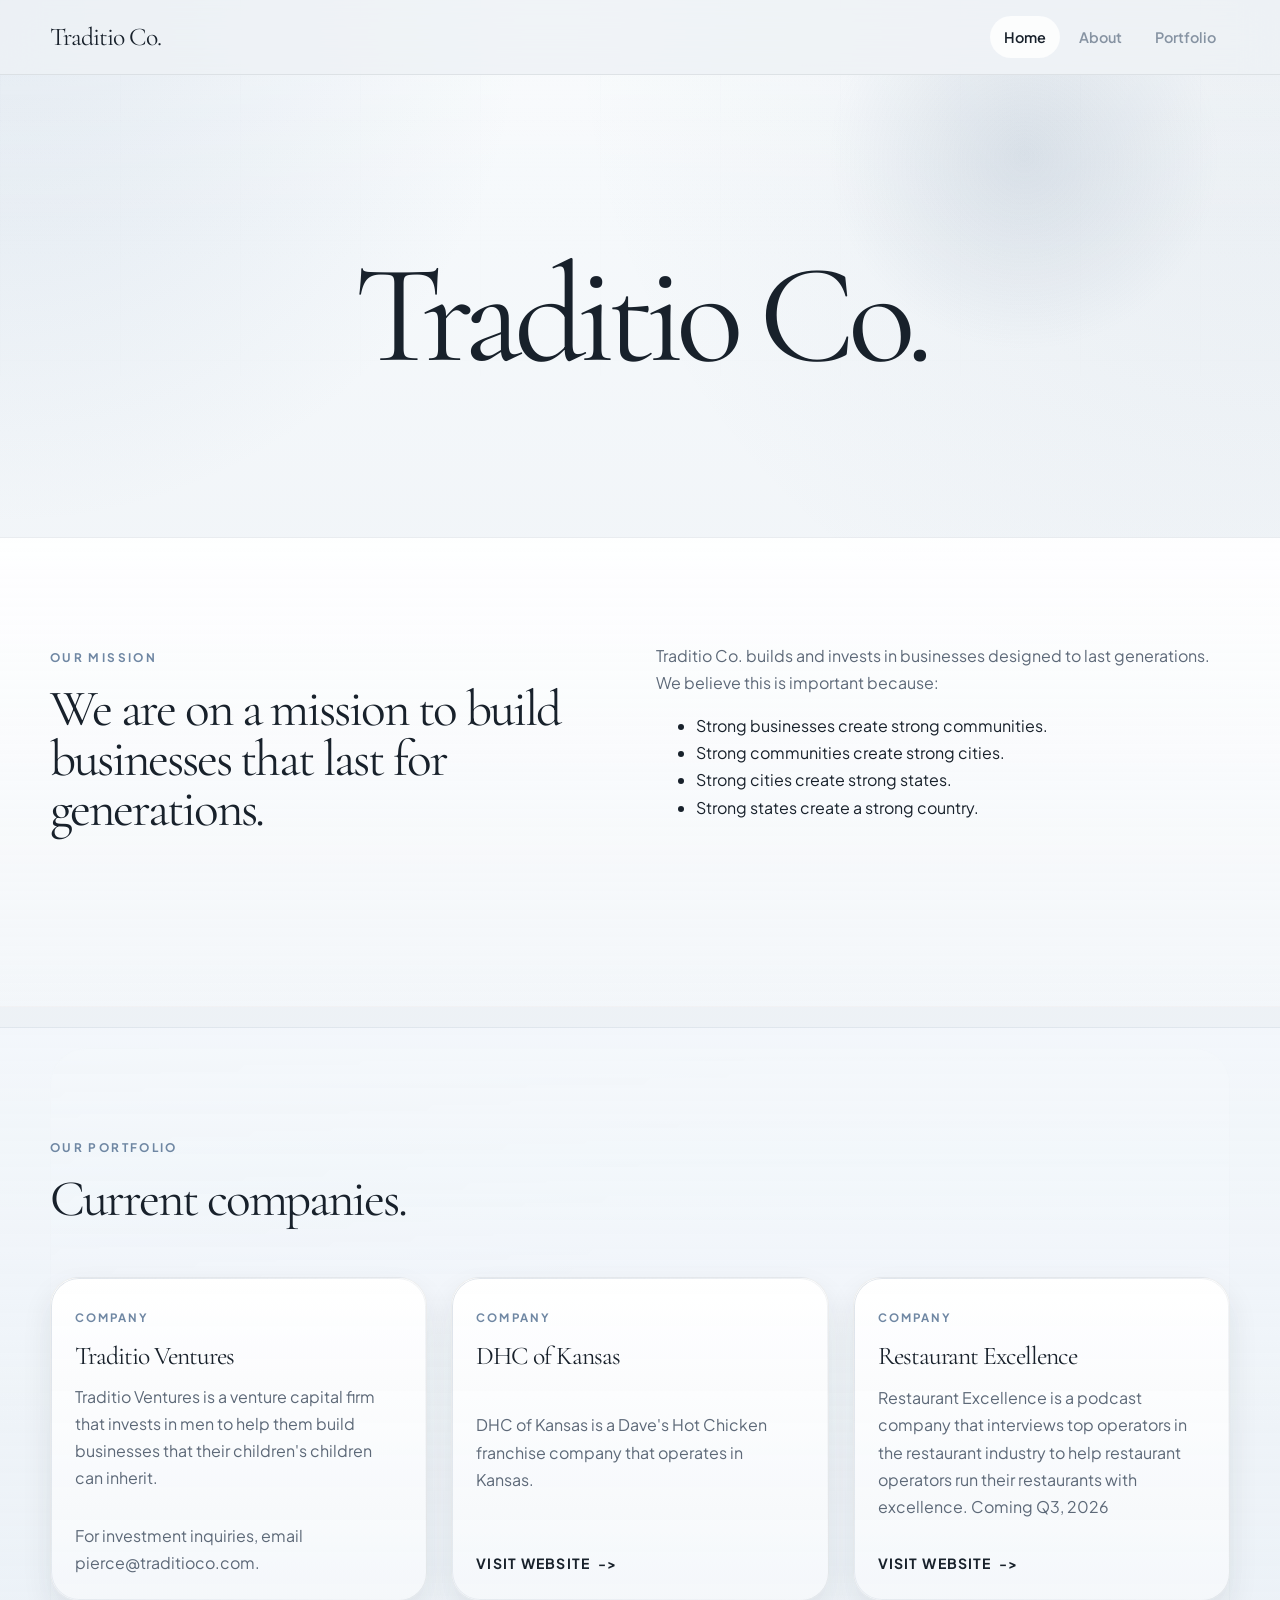
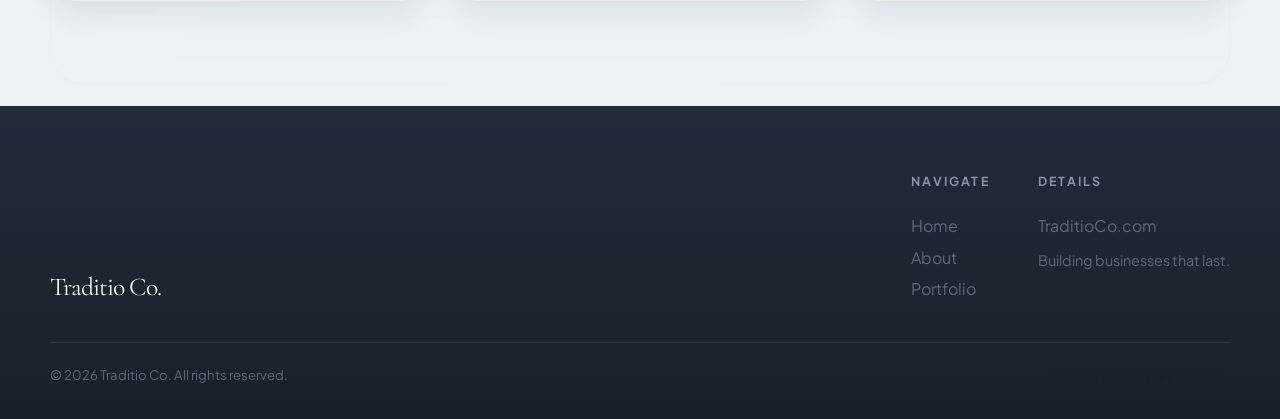
<file: index.html>
<!DOCTYPE html>
<html lang="en">
<head>
  <meta charset="UTF-8" />
  <meta name="viewport" content="width=device-width, initial-scale=1.0" />
  <title>Traditio Co.</title>
  <meta
    name="description"
    content="Traditio Co. is a holding company with a mission to build companies worth passing down."
  />
  <link rel="preconnect" href="https://fonts.googleapis.com" />
  <link rel="preconnect" href="https://fonts.gstatic.com" crossorigin />
  <link href="https://fonts.googleapis.com/css2?family=Cormorant+Garamond:wght@500;600;700&family=Plus+Jakarta+Sans:wght@400;500;600;700;800&display=swap" rel="stylesheet" />
  <link rel="icon" type="image/svg+xml" href="favicon.svg" />
  <link rel="stylesheet" href="styles.css" />
</head>
<body>
  <header class="site-header">
    <div class="container nav-wrapper">
      <a href="index.html" class="logo" aria-label="Traditio Co. home">
        <span class="logo-text">Traditio Co.</span>
      </a>
      <button class="nav-toggle" aria-label="Toggle navigation" aria-expanded="false">
        <span></span><span></span><span></span>
      </button>
      <nav class="site-nav" id="site-nav">
        <a href="index.html">Home</a>
        <a href="about.html">About</a>
        <a href="services.html">Portfolio</a>
      </nav>
    </div>
  </header>

  <main>
    <section class="hero hero-home">
      <div class="container hero-shell hero-shell-simple">
        <div class="hero-copy hero-copy-home">
          <h1 class="fade-up delay-1">Traditio Co.</h1>
          <p class="lead fade-up delay-2"></p>
        </div>
      </div>
    </section>

    <section class="section">
      <div class="container simple-grid">
        <div class="section-header fade-up">
          <span class="eyebrow">Our Mission</span>
          <h2>We are on a mission to build businesses that last for generations.</h2>
        </div>
        <div class="intro-copy fade-up delay-1">
          <p>
           Traditio Co. builds and invests in businesses designed to last generations. We believe this is important because:
           <ul class="mission-list">
    <li>Strong businesses create strong communities.</li>
    <li>Strong communities create strong cities.</li>
    <li>Strong cities create strong states.</li>
    <li>Strong states create a strong country.</li>
  </ul>
</div>
      </div>
    </section>

    <section class="section section-framed" id="portfolio">
      <div class="container">
        <div class="section-header fade-up">
          <span class="eyebrow">Our Portfolio</span>
          <h2>Current companies.</h2>
        </div>
        <div class="portfolio-grid portfolio-grid-three">
          <article class="portfolio-card fade-up delay-1">
            <div class="portfolio-card-top">
              <span class="portfolio-label">Company</span>
              <h3>Traditio Ventures</h3>
            </div>
            <p>
              Traditio Ventures is a venture capital firm that invests in men to help them build businesses that their children's children can inherit.
            </p>
            <p>
              For investment inquiries, email <a href="mailto:pierce@traditioco.com">pierce@traditioco.com</a>.
            </p>
          </article>
          <article class="portfolio-card fade-up delay-2">
            <div class="portfolio-card-top">
              <span class="portfolio-label">Company</span>
              <h3>DHC of Kansas</h3>
            </div>
            <p>
              DHC of Kansas is a Dave's Hot Chicken franchise company that operates in Kansas.
            </p>
            <a href="https://dhcofkansas.com" target="_blank" rel="noopener" class="text-link">Visit Website</a>
          </article>
          <article class="portfolio-card fade-up delay-3">
            <div class="portfolio-card-top">
              <span class="portfolio-label">Company</span>
              <h3>Restaurant Excellence</h3>
            </div>
            <p>
              Restaurant Excellence is a podcast company that interviews top operators in the restaurant industry to help restaurant operators run their restaurants with excellence. Coming Q3, 2026
            </p>
            <a href="https://restaurantexcellence.com" target="_blank" rel="noopener" class="text-link">Visit Website</a>
          </article>
        </div>
      </div>
    </section>
  </main>

  <footer class="site-footer">
    <div class="container footer-grid footer-grid-simple">
      <div class="footer-brand">
        <a href="index.html" class="logo logo-footer">
          <span class="logo-text">Traditio Co.</span>
        </a>
      </div>
      <div class="footer-links">
        <div class="footer-col">
          <h4>Navigate</h4>
          <a href="index.html">Home</a>
          <a href="about.html">About</a>
          <a href="services.html">Portfolio</a>
        </div>
        <div class="footer-col">
          <h4>Details</h4>
          <a href="index.html">TraditioCo.com</a>
          <span class="footer-static">Building businesses that last.</span>
        </div>
      </div>
    </div>
    <div class="container footer-bottom">
      <p>&copy; 2026 Traditio Co. All rights reserved.</p>
      <p class="footer-note">Building businesses that last.</p>
    </div>
  </footer>

  <script src="script.js"></script>
</body>
</html>
</file>
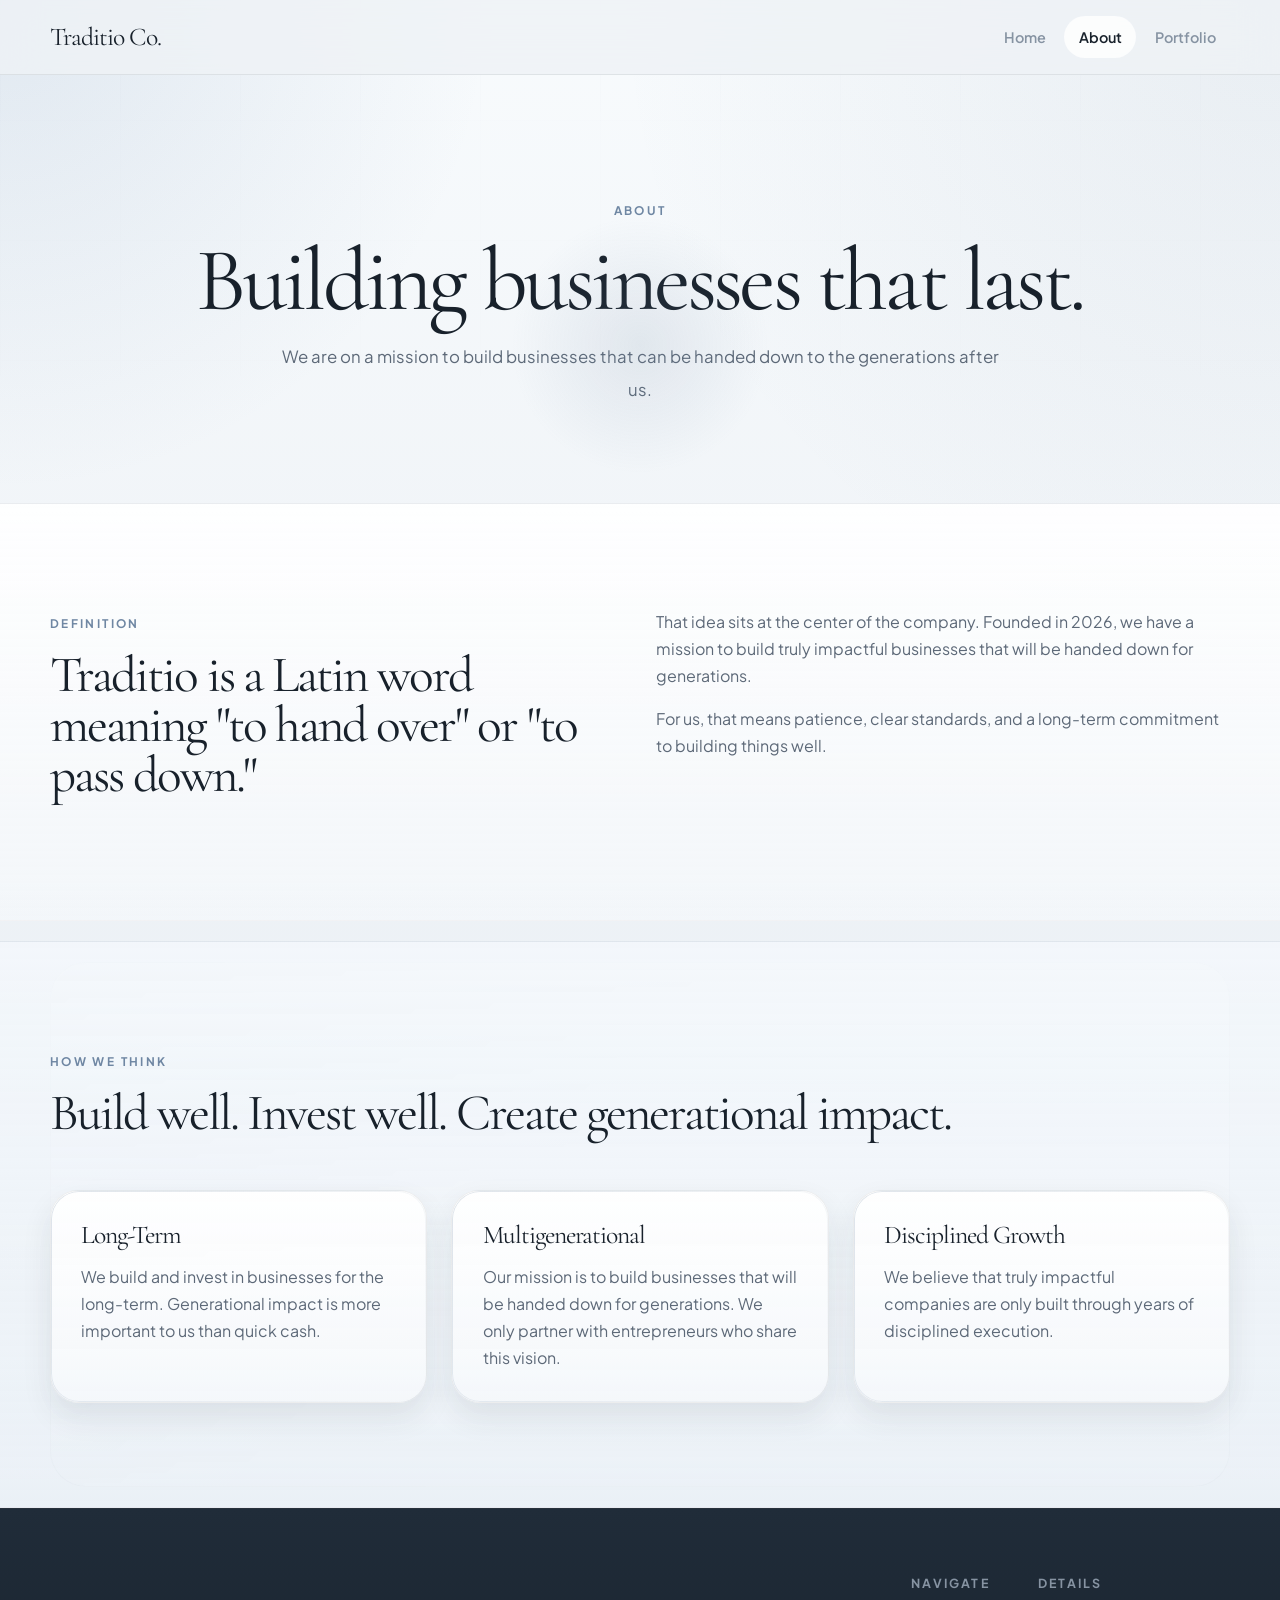
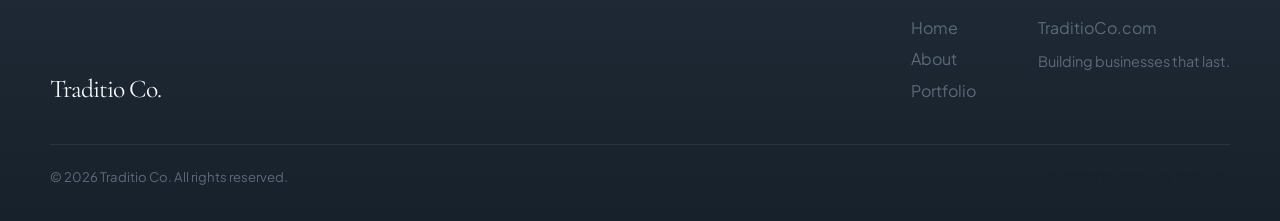
<file: about.html>
<!DOCTYPE html>
<html lang="en">
<head>
  <meta charset="UTF-8" />
  <meta name="viewport" content="width=device-width, initial-scale=1.0" />
  <title>About | Traditio Co.</title>
  <meta
    name="description"
    content="Learn about Traditio Co. and the meaning behind the name."
  />
  <link rel="preconnect" href="https://fonts.googleapis.com" />
  <link rel="preconnect" href="https://fonts.gstatic.com" crossorigin />
  <link href="https://fonts.googleapis.com/css2?family=Cormorant+Garamond:wght@500;600;700&family=Plus+Jakarta+Sans:wght@400;500;600;700;800&display=swap" rel="stylesheet" />
  <link rel="icon" type="image/svg+xml" href="favicon.svg" />
  <link rel="stylesheet" href="styles.css" />
</head>
<body>
  <header class="site-header">
    <div class="container nav-wrapper">
      <a href="index.html" class="logo" aria-label="Traditio Co. home">
        <span class="logo-text">Traditio Co.</span>
      </a>
      <button class="nav-toggle" aria-label="Toggle navigation" aria-expanded="false">
        <span></span><span></span><span></span>
      </button>
      <nav class="site-nav" id="site-nav">
        <a href="index.html">Home</a>
        <a href="about.html">About</a>
        <a href="services.html">Portfolio</a>
      </nav>
    </div>
  </header>

  <main>
    <section class="page-hero page-hero-refined">
      <div class="container-narrow about-hero-narrow">
        <span class="eyebrow fade-up">About</span>
        <h1 class="fade-up delay-1">Building businesses that last.</h1>
        <p class="lead fade-up delay-2">
          We are on a mission to build businesses that can be handed down to the generations after us.
        </p>
      </div>
    </section>

    <section class="section">
      <div class="container simple-grid">
        <div class="fade-up">
          <span class="eyebrow">Definition</span>
          <h2>Traditio is a Latin word meaning "to hand over" or "to pass down."</h2>
        </div>
        <div class="intro-copy fade-up delay-1">
          <p>
            That idea sits at the center of the company. Founded in 2026, we have a mission to build truly impactful businesses that will be handed down for generations.
          </p>
          <p>
            For us, that means patience, clear standards, and a long-term commitment to building things well.
          </p>
        </div>
      </div>
    </section>

    <section class="section section-framed">
      <div class="container">
        <div class="section-header fade-up">
          <span class="eyebrow">How We Think</span>
          <h2>Build well. Invest well. Create generational impact.</h2>
        </div>
        <div class="grid-3 fade-up delay-1">
          <article class="card">
            <h3>Long-Term</h3>
            <p>We build and invest in businesses for the long-term. Generational impact is more important to us than quick cash.</p>
          </article>
          <article class="card">
             <h3>Multigenerational</h3>
            <p>Our mission is to build businesses that will be handed down for generations. We only partner with entrepreneurs who share this vision.</p>
          </article>
          <article class="card">
            <h3>Disciplined Growth</h3>
            <p>We believe that truly impactful companies are only built through years of disciplined execution.</p>
          </article>
        </div>
      </div>
    </section>
  </main>

  <footer class="site-footer">
    <div class="container footer-grid footer-grid-simple">
      <div class="footer-brand">
        <a href="index.html" class="logo logo-footer">
          <span class="logo-text">Traditio Co.</span>
        </a>
      </div>
      <div class="footer-links">
        <div class="footer-col">
          <h4>Navigate</h4>
          <a href="index.html">Home</a>
          <a href="about.html">About</a>
          <a href="services.html">Portfolio</a>
        </div>
        <div class="footer-col">
          <h4>Details</h4>
          <a href="index.html">TraditioCo.com</a>
          <span class="footer-static">Building businesses that last.</span>
        </div>
      </div>
    </div>
    <div class="container footer-bottom">
      <p>&copy; 2026 Traditio Co. All rights reserved.</p>
      <p class="footer-note">Building businesses that last.</p>
    </div>
  </footer>

  <script src="script.js"></script>
</body>
</html>
</file>
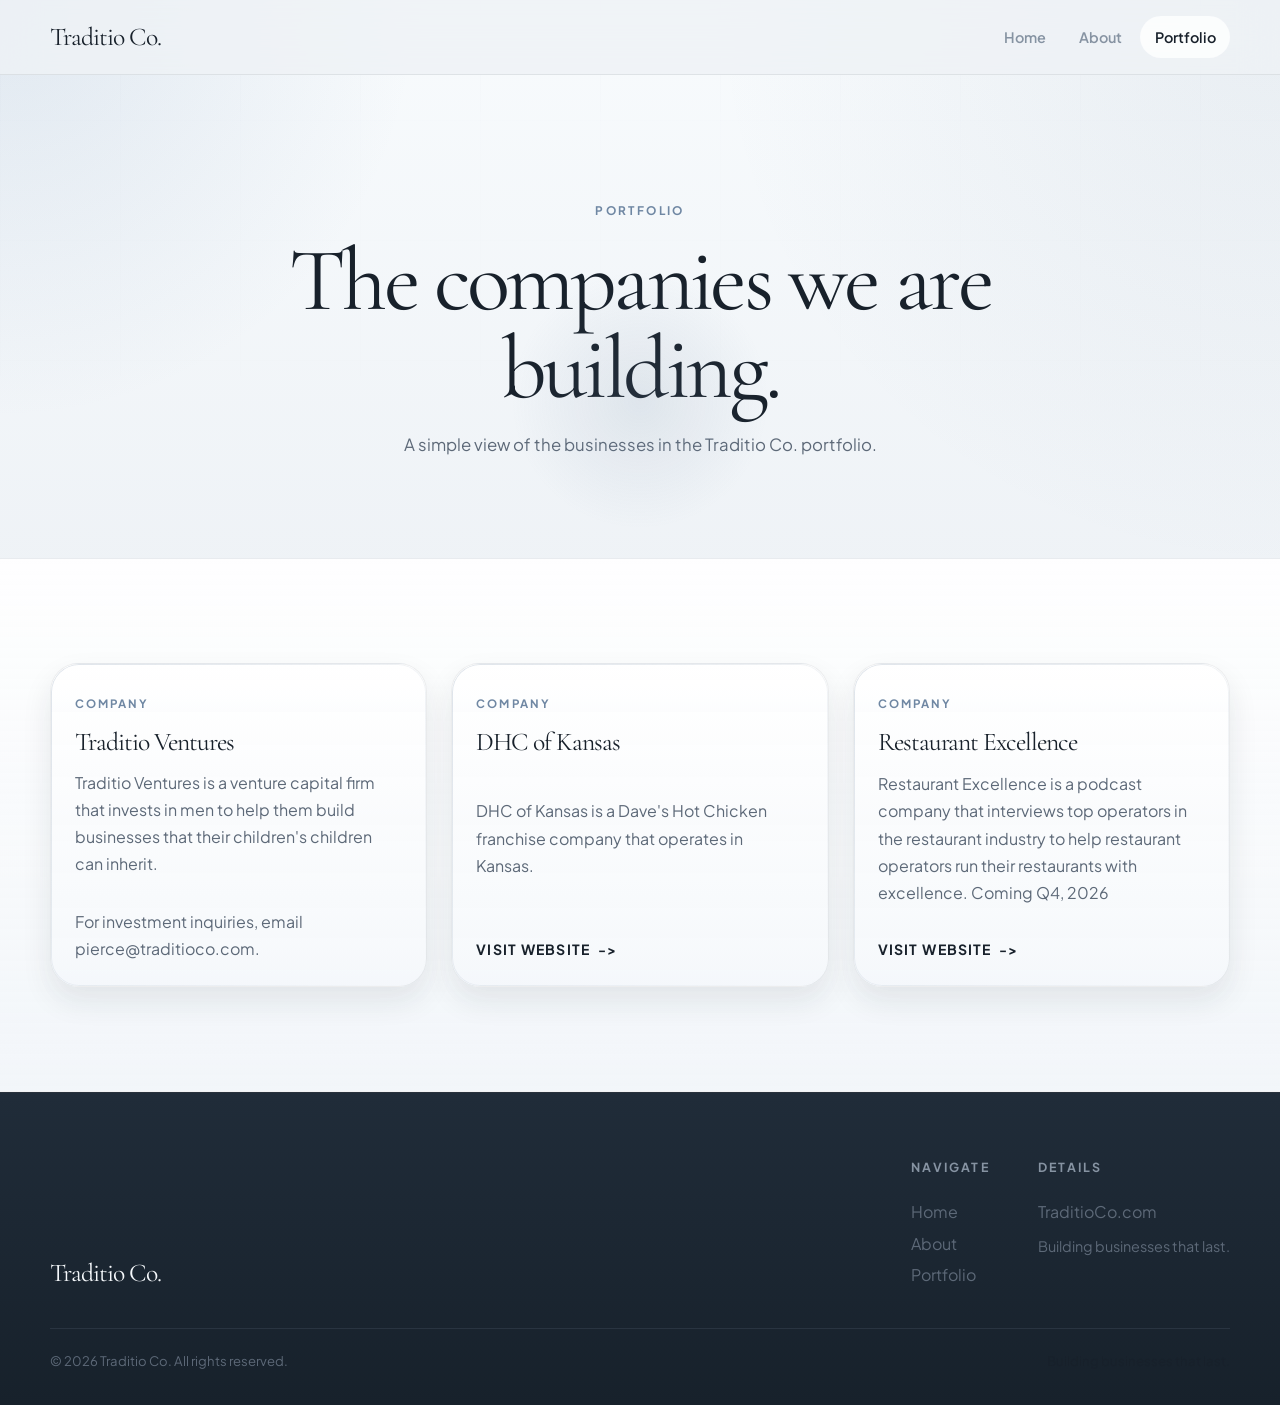
<file: services.html>
<!DOCTYPE html>
<html lang="en">
<head>
  <meta charset="UTF-8" />
  <meta name="viewport" content="width=device-width, initial-scale=1.0" />
  <title>Portfolio | Traditio Co.</title>
  <meta
    name="description"
    content="See the companies in the Traditio Co. portfolio."
  />
  <link rel="preconnect" href="https://fonts.googleapis.com" />
  <link rel="preconnect" href="https://fonts.gstatic.com" crossorigin />
  <link href="https://fonts.googleapis.com/css2?family=Cormorant+Garamond:wght@500;600;700&family=Plus+Jakarta+Sans:wght@400;500;600;700;800&display=swap" rel="stylesheet" />
  <link rel="icon" type="image/svg+xml" href="favicon.svg" />
  <link rel="stylesheet" href="styles.css" />
</head>
<body>
  <header class="site-header">
    <div class="container nav-wrapper">
      <a href="index.html" class="logo" aria-label="Traditio Co. home">
        <span class="logo-text">Traditio Co.</span>
      </a>
      <button class="nav-toggle" aria-label="Toggle navigation" aria-expanded="false">
        <span></span><span></span><span></span>
      </button>
      <nav class="site-nav" id="site-nav">
        <a href="index.html">Home</a>
        <a href="about.html">About</a>
        <a href="services.html">Portfolio</a>
      </nav>
    </div>
  </header>

  <main>
    <section class="page-hero page-hero-refined">
      <div class="container-narrow">
        <span class="eyebrow fade-up">Portfolio</span>
        <h1 class="fade-up delay-1">The companies we are building.</h1>
        <p class="lead fade-up delay-2">
          A simple view of the businesses in the Traditio Co. portfolio.
        </p>
      </div>
    </section>

    <section class="section">
      <div class="container">
        <div class="portfolio-grid portfolio-grid-three">
          <article class="portfolio-card fade-up delay-1">
            <div class="portfolio-card-top">
              <span class="portfolio-label">Company</span>
              <h3>Traditio Ventures</h3>
            </div>
            <p>
              Traditio Ventures is a venture capital firm that invests in men to help them build businesses that their children's children can inherit.
            </p>
            <p>
              For investment inquiries, email <a href="mailto:pierce@traditioco.com">pierce@traditioco.com</a>.
            </p>
          </article>
          <article class="portfolio-card fade-up delay-2">
            <div class="portfolio-card-top">
              <span class="portfolio-label">Company</span>
              <h3>DHC of Kansas</h3>
            </div>
            <p>
              DHC of Kansas is a Dave's Hot Chicken franchise company that operates in Kansas.
            </p>
            <a href="https://dhcofkansas.com" target="_blank" rel="noopener" class="text-link">Visit Website</a>
          </article>
          <article class="portfolio-card fade-up delay-3">
            <div class="portfolio-card-top">
              <span class="portfolio-label">Company</span>
              <h3>Restaurant Excellence</h3>
            </div>
            <p>
              Restaurant Excellence is a podcast company that interviews top operators in the restaurant industry to help restaurant operators run their restaurants with excellence. Coming Q4, 2026
            </p>
            <a href="https://restaurantexcellence.com" target="_blank" rel="noopener" class="text-link">Visit Website</a>
          </article>
        </div>
      </div>
    </section>
  </main>

  <footer class="site-footer">
    <div class="container footer-grid footer-grid-simple">
      <div class="footer-brand">
        <a href="index.html" class="logo logo-footer">
          <span class="logo-text">Traditio Co.</span>
        </a>
      </div>
      <div class="footer-links">
        <div class="footer-col">
          <h4>Navigate</h4>
          <a href="index.html">Home</a>
          <a href="about.html">About</a>
          <a href="services.html">Portfolio</a>
        </div>
        <div class="footer-col">
          <h4>Details</h4>
          <a href="index.html">TraditioCo.com</a>
          <span class="footer-static">Building businesses that last.</span>
        </div>
      </div>
    </div>
    <div class="container footer-bottom">
      <p>&copy; 2026 Traditio Co. All rights reserved.</p>
      <p class="footer-note">Building businesses that last.</p>
    </div>
  </footer>

  <script src="script.js"></script>
</body>
</html>
</file>
<file: styles.css>
*, *::before, *::after { box-sizing: border-box; }

:root {
  --bg: #eef2f6;
  --bg-deep: #dfe6ee;
  --surface: rgba(255, 255, 255, 0.82);
  --surface-strong: rgba(255, 255, 255, 0.94);
  --surface-alt: rgba(243, 247, 251, 0.9);
  --ink: #18212b;
  --ink-soft: #5d6978;
  --ink-muted: #8693a2;
  --ink-inverse: #f5f8fb;
  --navy: #1d2a39;
  --navy-soft: #33475c;
  --line: rgba(24, 33, 43, 0.1);
  --line-strong: rgba(24, 33, 43, 0.2);
  --line-inverse: rgba(245, 248, 251, 0.14);
  --gold: #6f87a3;
  --gold-soft: rgba(111, 135, 163, 0.12);
  --gold-strong: #9eb3ca;
  --shadow: 0 24px 72px rgba(17, 28, 39, 0.14);
  --shadow-soft: 0 14px 30px rgba(17, 28, 39, 0.09);
  --radius: 28px;
  --radius-sm: 18px;
  --max: 1180px;
  --ease: cubic-bezier(0.2, 0.7, 0.2, 1);
}

html {
  scroll-behavior: smooth;
  font-size: 16px;
}

body {
  margin: 0;
  font-family: "Plus Jakarta Sans", sans-serif;
  background:
    radial-gradient(circle at top left, rgba(119, 150, 186, 0.18), transparent 22%),
    radial-gradient(circle at top right, rgba(62, 93, 128, 0.08), transparent 30%),
    linear-gradient(180deg, #f8fbfd 0%, var(--bg) 42%, #e8eef4 100%);
  color: var(--ink);
  line-height: 1.7;
  -webkit-font-smoothing: antialiased;
  -moz-osx-font-smoothing: grayscale;
}

body::before {
  content: "";
  position: fixed;
  inset: 0;
  background:
    linear-gradient(rgba(40, 60, 82, 0.03) 1px, transparent 1px),
    linear-gradient(90deg, rgba(40, 60, 82, 0.03) 1px, transparent 1px);
  background-size: 120px 120px;
  mask-image: linear-gradient(180deg, rgba(0, 0, 0, 0.24), transparent 56%);
  pointer-events: none;
  z-index: -1;
}

a { color: inherit; text-decoration: none; }
img { display: block; max-width: 100%; }

button {
  border: 0;
  background: none;
  cursor: pointer;
  font: inherit;
}

.container {
  width: min(calc(100% - 2.5rem), var(--max));
  margin: 0 auto;
}

.container-narrow {
  width: min(calc(100% - 2.5rem), 760px);
  margin: 0 auto;
}

h1, h2, h3 {
  margin: 0 0 1rem;
  font-family: "Cormorant Garamond", serif;
  font-weight: 400;
  letter-spacing: -0.04em;
  line-height: 0.98;
  color: var(--ink);
}

h1 { font-size: clamp(3.7rem, 7vw, 7rem); }
h2 { font-size: clamp(2.35rem, 4vw, 4.4rem); }
h3 { font-size: clamp(1.4rem, 2vw, 1.95rem); }

h4 {
  margin: 0 0 1rem;
  font-size: 0.78rem;
  font-weight: 700;
  letter-spacing: 0.18em;
  text-transform: uppercase;
  color: var(--ink-muted);
}

p {
  margin: 0 0 1rem;
  color: var(--ink-soft);
}

p:last-child { margin-bottom: 0; }

.lead {
  max-width: 60ch;
  font-size: 1.05rem;
  line-height: 1.95;
}

.eyebrow {
  display: inline-block;
  margin-bottom: 1rem;
  font-size: 0.74rem;
  font-weight: 700;
  letter-spacing: 0.2em;
  text-transform: uppercase;
  color: var(--gold);
}

.centered { text-align: center; }

.btn {
  display: inline-flex;
  align-items: center;
  justify-content: center;
  min-height: 54px;
  padding: 0.95rem 1.5rem;
  border-radius: 999px;
  font-size: 0.9rem;
  font-weight: 700;
  letter-spacing: 0.04em;
  text-transform: uppercase;
  transition: transform 0.22s var(--ease), background 0.22s var(--ease), border-color 0.22s var(--ease), box-shadow 0.22s var(--ease);
}

.btn:hover { transform: translateY(-2px); }

.btn-primary {
  background: var(--navy);
  color: var(--ink-inverse);
  box-shadow: var(--shadow-soft);
}

.btn-primary:hover { background: #342c24; }

.btn-secondary {
  border: 1px solid var(--line);
  background: rgba(255, 255, 255, 0.05);
  color: var(--ink);
}

.btn-secondary:hover {
  border-color: var(--line-strong);
  background: rgba(255, 255, 255, 0.09);
}

.text-link {
  display: inline-flex;
  align-items: center;
  gap: 0.5rem;
  font-size: 0.88rem;
  font-weight: 700;
  letter-spacing: 0.08em;
  text-transform: uppercase;
  color: var(--ink);
}

.text-link::after {
  content: "->";
  font-size: 0.84rem;
}

.site-header {
  position: sticky;
  top: 0;
  z-index: 100;
  backdrop-filter: blur(18px);
  background: rgba(238, 242, 246, 0.82);
  border-bottom: 1px solid rgba(24, 33, 43, 0.08);
}

.nav-wrapper {
  position: relative;
  display: flex;
  align-items: center;
  justify-content: space-between;
  gap: 1.5rem;
  padding: 1rem 0;
}

.logo {
  display: inline-flex;
  align-items: center;
  gap: 0;
}

.logo-text {
  white-space: nowrap;
  font-family: "Cormorant Garamond", serif;
  font-size: clamp(1.5rem, 2vw, 1.85rem);
  line-height: 1;
  letter-spacing: -0.04em;
  color: var(--ink);
}

.logo-footer .logo-text {
  color: var(--ink-inverse);
}

.site-nav {
  display: flex;
  align-items: center;
  gap: 0.25rem;
}

.site-nav a,
.footer-static {
  font-size: 0.9rem;
}

.site-nav a {
  padding: 0.55rem 0.9rem;
  border-radius: 999px;
  font-weight: 600;
  color: var(--ink-muted);
  transition: background 0.2s var(--ease), color 0.2s var(--ease);
}

.site-nav a:hover,
.site-nav a.active {
  color: var(--ink);
  background: rgba(255, 255, 255, 0.75);
}

.site-nav .nav-secondary {
  color: var(--gold);
}

.site-nav .nav-apply {
  background: var(--navy);
  color: var(--ink-inverse);
}

.site-nav .nav-apply:hover {
  background: #342c24;
  color: var(--ink-inverse);
}

.nav-toggle {
  display: none;
  width: 40px;
  height: 40px;
  padding: 8px;
  border-radius: 10px;
}

.nav-toggle span {
  display: block;
  width: 22px;
  height: 2px;
  margin: 4px auto;
  border-radius: 999px;
  background: var(--ink);
  transition: transform 0.3s var(--ease), opacity 0.3s var(--ease);
}

.nav-toggle[aria-expanded="true"] span:nth-child(1) {
  transform: translateY(6px) rotate(45deg);
}

.nav-toggle[aria-expanded="true"] span:nth-child(2) {
  opacity: 0;
}

.nav-toggle[aria-expanded="true"] span:nth-child(3) {
  transform: translateY(-6px) rotate(-45deg);
}

.section {
  position: relative;
  padding: 6.5rem 0;
}

main > section + section {
  margin-top: 1.25rem;
}

main > section:not(.hero):not(.page-hero) {
  border-top: 1px solid rgba(24, 33, 43, 0.05);
  border-bottom: 1px solid rgba(24, 33, 43, 0.05);
  background: linear-gradient(180deg, rgba(255, 255, 255, 0.34), rgba(255, 255, 255, 0.12));
}

main > section:nth-of-type(odd):not(.hero):not(.page-hero) {
  background: linear-gradient(180deg, rgba(243, 247, 251, 0.92), rgba(235, 241, 247, 0.72));
}

main > section:nth-of-type(even):not(.hero):not(.page-hero) {
  background: linear-gradient(180deg, rgba(255, 255, 255, 0.92), rgba(245, 248, 251, 0.72));
}

.section-framed {
  position: relative;
}

.section-framed::before {
  content: "";
  position: absolute;
  inset: 1.25rem auto 1.25rem 50%;
  width: min(calc(100% - 2.5rem), var(--max));
  transform: translateX(-50%);
  border: 1px solid rgba(24, 33, 43, 0.07);
  border-radius: 36px;
  background:
    linear-gradient(180deg, rgba(255, 255, 255, 0.62), rgba(243, 247, 251, 0.24)),
    linear-gradient(135deg, rgba(111, 135, 163, 0.08), transparent 42%);
  box-shadow: inset 0 1px 0 rgba(255, 255, 255, 0.6);
  z-index: -1;
}

.section-dark {
  background:
    radial-gradient(circle at top right, rgba(142, 166, 197, 0.15), transparent 32%),
    linear-gradient(180deg, rgba(14, 20, 30, 0.98), rgba(8, 13, 21, 0.98));
  color: var(--ink-inverse);
}

.section-dark h1,
.section-dark h2,
.section-dark h3,
.section-dark p,
.section-dark .lead { color: var(--ink-inverse); }

.section-dark .eyebrow,
.section-dark .panel-label,
.section-dark .portfolio-label { color: #c8d9f0; }

.section-meaning {
  position: relative;
}

.section-meaning::before {
  content: "";
  position: absolute;
  inset: 0;
  background:
    radial-gradient(circle at 20% 30%, rgba(142, 166, 197, 0.12), transparent 24%),
    radial-gradient(circle at 80% 70%, rgba(142, 166, 197, 0.08), transparent 26%);
  pointer-events: none;
}

.section-header { margin-bottom: 3.25rem; }

.section-header.centered {
  max-width: 760px;
  margin-left: auto;
  margin-right: auto;
}

.hero {
  position: relative;
  padding: 7.5rem 0 5rem;
}

.hero-home::before {
  content: "";
  position: absolute;
  inset: 0;
  background:
    radial-gradient(circle at 80% 18%, rgba(111, 135, 163, 0.18), transparent 18%),
    linear-gradient(180deg, rgba(255, 255, 255, 0.16), transparent 42%);
  pointer-events: none;
}

.hero-shell {
  position: relative;
  display: grid;
  grid-template-columns: minmax(0, 1.15fr) minmax(320px, 0.85fr);
  gap: 2rem;
  align-items: stretch;
}

.hero-shell-simple {
  display: block;
}

.hero-copy {
  position: relative;
  padding: 2.8rem 0 2rem;
}

.hero-copy h1 {
  max-width: 10ch;
  text-wrap: balance;
}

.hero-shell-simple .hero-copy {
  max-width: 100%;
  padding: 3.5rem 0 2.5rem;
  text-align: center;
}

.hero-shell-simple .hero-copy h1 {
  max-width: none;
  font-size: clamp(4.5rem, 11vw, 10rem);
  line-height: 0.92;
  letter-spacing: -0.06em;
}

.hero-shell-simple .hero-copy .lead {
  max-width: none;
  margin-left: auto;
  margin-right: auto;
  font-size: clamp(1.05rem, 2vw, 1.45rem);
  color: var(--ink-soft);
}

.hero-strip {
  display: flex;
  flex-wrap: wrap;
  gap: 0.8rem;
  margin-top: 1.6rem;
}

.hero-strip span,
.portfolio-meta span {
  padding: 0.55rem 0.8rem;
  border: 1px solid var(--line);
  border-radius: 999px;
  background: rgba(255, 255, 255, 0.04);
  font-size: 0.78rem;
  font-weight: 600;
  letter-spacing: 0.05em;
  color: var(--ink);
}

.hero-actions {
  display: flex;
  gap: 1rem;
  flex-wrap: wrap;
  margin-top: 2rem;
}

.hero-aside-card,
.cta-box,
.contact-form-wrap,
.feature-panel,
.detail-card,
.card,
.principles-panel,
.portfolio-card {
  background: linear-gradient(180deg, rgba(255, 255, 255, 0.98), rgba(245, 248, 251, 0.94));
  border: 1px solid rgba(24, 33, 43, 0.08);
  border-radius: var(--radius);
  box-shadow: var(--shadow-soft);
}

.hero-aside-card {
  position: relative;
  overflow: hidden;
  padding: 2rem;
  background:
    radial-gradient(circle at top right, rgba(142, 166, 197, 0.18), transparent 34%),
    linear-gradient(180deg, rgba(21, 31, 44, 0.98), rgba(10, 16, 25, 0.98));
  color: var(--ink-inverse);
  border-color: var(--line-inverse);
}

.hero-aside-card::after {
  content: "";
  position: absolute;
  right: -64px;
  bottom: -64px;
  width: 220px;
  height: 220px;
  border-radius: 50%;
  border: 1px solid rgba(245, 241, 233, 0.08);
}

.hero-aside-card p,
.hero-aside-card span {
  color: rgba(245, 241, 233, 0.76);
}

.hero-aside-top {
  display: flex;
  align-items: center;
  justify-content: space-between;
  gap: 1rem;
  margin-bottom: 2rem;
}

.hero-badge {
  display: inline-flex;
  align-items: center;
  justify-content: center;
  width: 64px;
  height: 64px;
  border: 1px solid rgba(245, 241, 233, 0.14);
  border-radius: 20px;
  background: rgba(255, 255, 255, 0.05);
  font-family: "Instrument Serif", serif;
  font-size: 2rem;
  letter-spacing: -0.04em;
  color: var(--ink-inverse);
}

.hero-year {
  font-size: 0.8rem;
  font-weight: 600;
  letter-spacing: 0.16em;
  text-transform: uppercase;
}

.panel-label,
.portfolio-label {
  display: inline-block;
  margin-bottom: 1rem;
  font-size: 0.72rem;
  font-weight: 700;
  letter-spacing: 0.18em;
  text-transform: uppercase;
  color: var(--gold);
}

.intro-grid,
.simple-grid,
.split-section,
.about-grid,
.contact-grid,
.footer-grid {
  display: grid;
  grid-template-columns: repeat(2, minmax(0, 1fr));
  gap: 2rem;
  align-items: start;
}

.intro-grid { align-items: end; }

.grid-3,
.grid-2,
.detail-grid,
.platform-grid {
  display: grid;
  gap: 1.5rem;
}

.grid-3 { grid-template-columns: repeat(3, minmax(0, 1fr)); }
.grid-2,
.detail-grid,
.platform-grid { grid-template-columns: repeat(2, minmax(0, 1fr)); }

.card,
.feature-panel,
.detail-card,
.portfolio-card,
.meaning-panel,
.stack-item,
.cta-box,
.contact-form-wrap,
.principles-panel {
  position: relative;
  padding: 1.9rem;
  transition: transform 0.25s var(--ease), box-shadow 0.25s var(--ease), border-color 0.25s var(--ease);
}

.card:hover,
.feature-panel:hover,
.detail-card:hover,
.portfolio-card:hover,
.meaning-panel:hover,
.stack-item:hover,
.cta-box:hover,
.contact-form-wrap:hover,
.principles-panel:hover {
  transform: translateY(-5px);
  box-shadow: var(--shadow);
  border-color: rgba(111, 135, 163, 0.28);
}

.card::before,
.portfolio-card::before,
.cta-box::before,
.contact-form-wrap::before,
.principles-panel::before {
  content: "";
  position: absolute;
  inset: 0;
  border-radius: inherit;
  padding: 1px;
  background: linear-gradient(135deg, rgba(111, 135, 163, 0.22), rgba(255, 255, 255, 0));
  -webkit-mask: linear-gradient(#fff 0 0) content-box, linear-gradient(#fff 0 0);
  -webkit-mask-composite: xor;
  mask-composite: exclude;
  pointer-events: none;
}

.section-dark .card,
.section-dark .feature-panel,
.section-dark .detail-card {
  background: linear-gradient(180deg, rgba(24, 34, 48, 0.96), rgba(13, 20, 30, 0.96));
  border-color: rgba(245, 241, 233, 0.12);
}

.section-dark .card p { color: rgba(245, 241, 233, 0.72); }

.card-icon,
.contact-item-icon,
.form-success-icon {
  width: 50px;
  height: 50px;
  display: flex;
  align-items: center;
  justify-content: center;
  border-radius: 14px;
  background: var(--gold-soft);
  color: var(--gold);
  margin-bottom: 1.1rem;
}

.section-dark .card-icon {
  background: rgba(142, 166, 197, 0.12);
  color: #c8d9f0;
}

.portfolio-grid {
  display: grid;
  grid-template-columns: repeat(2, minmax(0, 1fr));
  gap: 1.5rem;
}

.portfolio-grid-three {
  grid-template-columns: repeat(3, minmax(0, 1fr));
}

.portfolio-card {
  min-height: 100%;
  display: flex;
  flex-direction: column;
  gap: 0.9rem;
  justify-content: space-between;
  padding: 1.5rem;
}

.portfolio-card-top h3 {
  margin-bottom: 0;
}

.portfolio-meta {
  display: flex;
  flex-wrap: wrap;
  gap: 0.75rem;
}

.portfolio-card-placeholder {
  background:
    linear-gradient(180deg, rgba(24, 33, 46, 0.92), rgba(16, 24, 35, 0.88)),
    linear-gradient(135deg, rgba(142, 166, 197, 0.08), transparent 42%);
  border-style: dashed;
}

.principles-list {
  display: grid;
  gap: 1rem;
}

.principle-row {
  padding: 1.25rem 0;
  border-top: 1px solid var(--line);
}

.principle-row:first-child {
  padding-top: 0;
  border-top: 0;
}

.principle-row strong {
  display: block;
  margin-bottom: 0.35rem;
  font-size: 1rem;
  color: var(--ink);
}

.page-hero {
  position: relative;
  padding: 7.5rem 0 4.75rem;
  text-align: center;
}

.page-hero-refined::after {
  content: "";
  position: absolute;
  left: 50%;
  bottom: 0.5rem;
  width: 260px;
  height: 260px;
  border-radius: 50%;
  background: radial-gradient(circle, rgba(111, 135, 163, 0.14), transparent 70%);
  transform: translateX(-50%);
  pointer-events: none;
}

.page-hero .lead {
  margin: 0 auto;
}

.about-hero-narrow {
  width: min(calc(100% - 2.5rem), 980px);
}

.about-hero-narrow h1 {
  max-width: none;
}

.principles-panel {
  position: relative;
  padding: 1.75rem;
}

.principle-item + .principle-item {
  margin-top: 1.25rem;
  padding-top: 1.25rem;
  border-top: 1px solid var(--line);
}

.principle-item strong {
  display: block;
  margin-bottom: 0.35rem;
  font-size: 0.98rem;
  color: var(--ink);
}

.stack-list {
  display: grid;
  gap: 1rem;
}

.stack-item {
  padding: 1.3rem 1.4rem;
  border-top: 1px solid rgba(181, 197, 220, 0.14);
  background: rgba(255, 255, 255, 0.03);
}

.stack-item p {
  color: var(--ink);
  font-weight: 600;
}

.cta-band { padding: 5rem 0 6.25rem; }

.cta-box {
  position: relative;
  padding: 3.8rem;
  text-align: center;
  overflow: hidden;
}

.cta-box::after {
  content: "";
  position: absolute;
  inset: auto auto -90px -90px;
  width: 220px;
  height: 220px;
  border-radius: 50%;
  background: radial-gradient(circle, rgba(142, 166, 197, 0.12), transparent 70%);
  pointer-events: none;
}

.cta-box .lead {
  margin: 0 auto 2rem;
}

.cta-actions {
  display: flex;
  justify-content: center;
  gap: 1rem;
  flex-wrap: wrap;
}

.contact-details {
  display: grid;
  gap: 1rem;
  margin-top: 2rem;
}

.contact-item {
  display: flex;
  align-items: flex-start;
  gap: 1rem;
}

.contact-item-icon {
  margin-bottom: 0;
  flex-shrink: 0;
}

.contact-item-body strong {
  display: block;
  margin-bottom: 0.2rem;
  font-size: 0.76rem;
  font-weight: 700;
  letter-spacing: 0.16em;
  text-transform: uppercase;
  color: var(--ink-muted);
}

.contact-item-body span { color: var(--ink); }

.contact-form-wrap {
  position: relative;
  padding: 2rem;
}

.form-row {
  display: grid;
  grid-template-columns: repeat(2, minmax(0, 1fr));
  gap: 1rem;
}

.form-group {
  display: flex;
  flex-direction: column;
  gap: 0.45rem;
  margin-bottom: 1rem;
}

.form-group label {
  font-size: 0.76rem;
  font-weight: 700;
  letter-spacing: 0.16em;
  text-transform: uppercase;
  color: var(--ink-muted);
}

.form-group input,
.form-group textarea {
  width: 100%;
  padding: 1rem;
  border: 1px solid var(--line);
  border-radius: 14px;
  background: rgba(255, 255, 255, 0.04);
  color: var(--ink);
  font: inherit;
  transition: border-color 0.2s var(--ease), box-shadow 0.2s var(--ease), background 0.2s var(--ease);
}

.form-group textarea {
  min-height: 150px;
  resize: vertical;
}

.form-group input::placeholder,
.form-group textarea::placeholder {
  color: #7c838e;
}

.form-group input:focus,
.form-group textarea:focus {
  outline: none;
  border-color: rgba(142, 166, 197, 0.52);
  box-shadow: 0 0 0 4px rgba(142, 166, 197, 0.12);
  background: rgba(255, 255, 255, 0.07);
}

.form-submit {
  width: 100%;
  margin-top: 0.25rem;
}

.form-note {
  margin-top: 0.9rem;
  text-align: center;
  font-size: 0.82rem;
}

.form-success {
  display: none;
  text-align: center;
  padding: 2rem 1rem;
}

.form-success.show { display: block; }

.site-footer {
  padding-top: 4rem;
  background:
    linear-gradient(180deg, #202c39 0%, #17212b 100%);
  border-top: 1px solid rgba(245, 248, 251, 0.08);
}

.footer-grid {
  padding-bottom: 2.5rem;
  border-bottom: 1px solid rgba(181, 197, 220, 0.1);
}

.footer-grid-simple {
  align-items: end;
}

.footer-tagline {
  max-width: 42ch;
}

.footer-links {
  display: flex;
  gap: 3rem;
  justify-content: flex-end;
}

.footer-col {
  display: flex;
  flex-direction: column;
  gap: 0.25rem;
}

.footer-col a,
.footer-static {
  color: var(--ink-soft);
}

.footer-col a:hover { color: var(--ink); }

.footer-static {
  padding-top: 0.25rem;
}

.footer-bottom {
  display: flex;
  align-items: center;
  justify-content: space-between;
  gap: 1rem;
  flex-wrap: wrap;
  padding: 1.35rem 0 2rem;
}

.footer-bottom p {
  margin: 0;
  font-size: 0.82rem;
}

.footer-note { color: var(--ink); }

.fade-up {
  opacity: 0;
  transform: translateY(24px);
  transition: opacity 0.7s var(--ease), transform 0.7s var(--ease);
}

.fade-up.visible {
  opacity: 1;
  transform: translateY(0);
}

.delay-1 { transition-delay: 0.08s; }
.delay-2 { transition-delay: 0.16s; }
.delay-3 { transition-delay: 0.24s; }

@media (max-width: 1024px) {
  .hero-shell,
  .simple-grid,
  .intro-grid,
  .split-section,
  .about-grid,
  .contact-grid,
  .footer-grid,
  .portfolio-grid {
    grid-template-columns: 1fr;
  }

  .grid-3 { grid-template-columns: repeat(2, minmax(0, 1fr)); }
  .portfolio-grid-three { grid-template-columns: 1fr; }
  .footer-links { justify-content: flex-start; }
}

@media (max-width: 760px) {
  .nav-toggle { display: block; }

  .site-nav {
    display: none;
    position: absolute;
    top: calc(100% + 1px);
    left: 0;
    right: 0;
    flex-direction: column;
    align-items: stretch;
    padding: 1rem;
    background: rgba(238, 242, 246, 0.98);
    border: 1px solid rgba(24, 33, 43, 0.08);
    border-radius: 0 0 18px 18px;
    box-shadow: var(--shadow);
  }

  .site-nav.open { display: flex; }

  .hero,
  .page-hero { padding-top: 5.5rem; }

  .section { padding: 5rem 0; }

  .grid-3,
  .grid-2,
  .detail-grid,
  .platform-grid,
  .form-row {
    grid-template-columns: 1fr;
  }

  .hero-actions,
  .cta-actions {
    flex-direction: column;
    align-items: stretch;
  }

  .btn { width: 100%; }

  .cta-box,
  .contact-form-wrap,
  .hero-aside-card,
  .portfolio-card { padding: 1.5rem; }

  .footer-links,
  .footer-bottom {
    flex-direction: column;
    align-items: flex-start;
  }
}

@media (max-width: 560px) {
  .container,
  .container-narrow {
    width: calc(100% - 1.5rem);
  }

  h1 { font-size: 3.05rem; }
  h2 { font-size: 2.3rem; }
}
</file>
